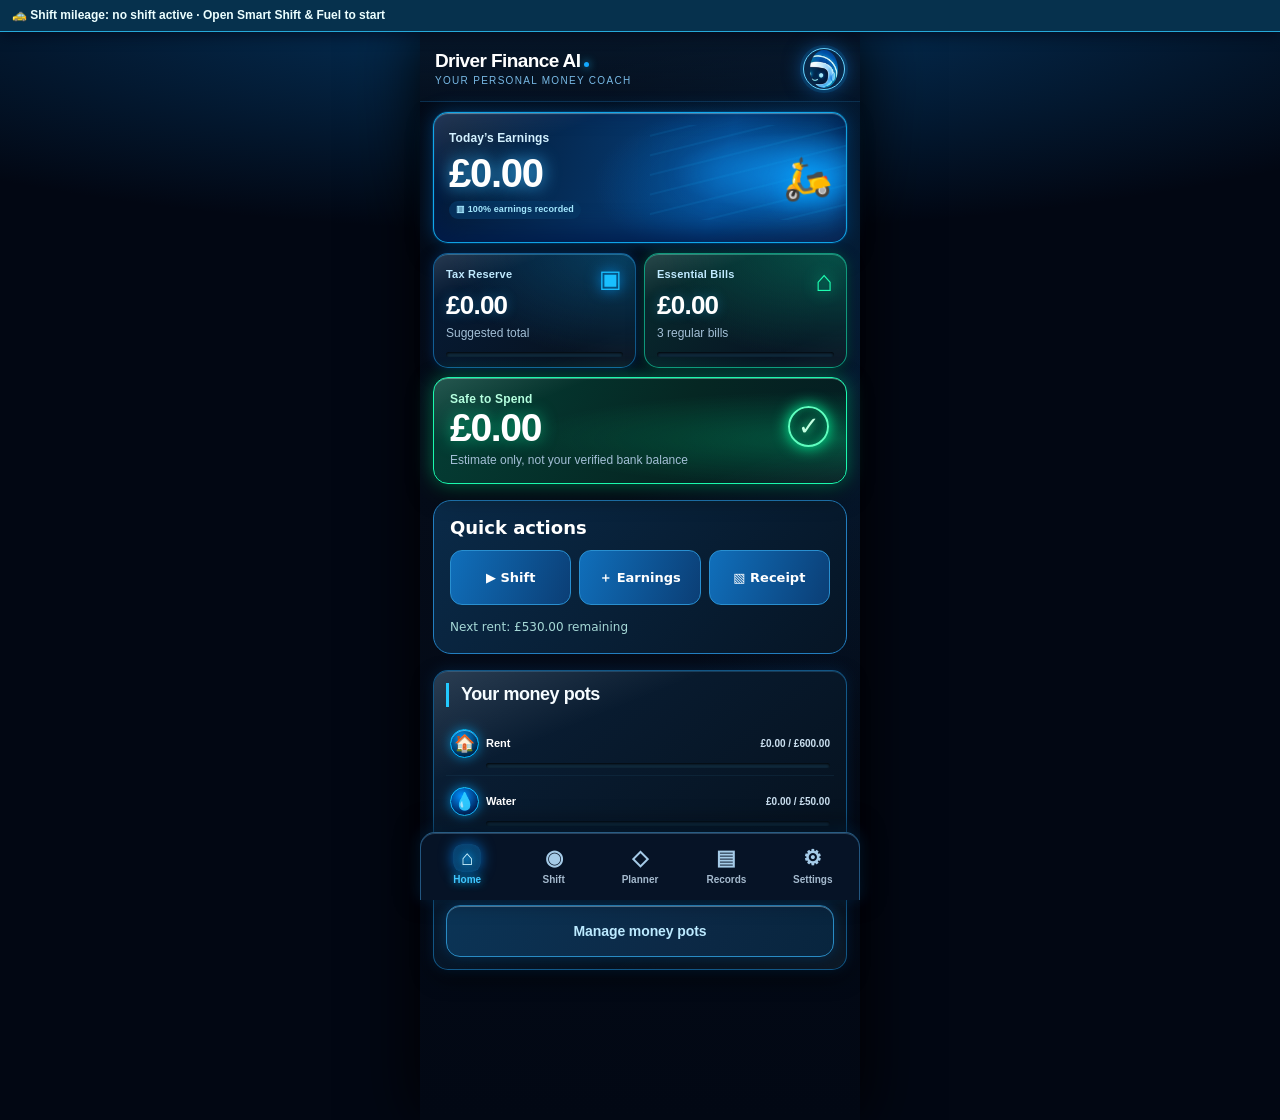
<file: index.html>
<!DOCTYPE html><html lang="en"><head><meta charset="UTF-8"><meta name="viewport" content="width=device-width, initial-scale=1,viewport-fit=cover"><title>Driver Finance AI — Prototype v3</title><meta name="theme-color" content="#071426"><meta name="apple-mobile-web-app-capable" content="yes"><meta name="apple-mobile-web-app-status-bar-style" content="black-translucent"><meta name="apple-mobile-web-app-title" content="Driver Finance"><link rel="manifest" href="./manifest.webmanifest"><link rel="icon" href="./app-icon.svg" type="image/svg+xml"><style>
:root{font-family:Inter,-apple-system,BlinkMacSystemFont,'Segoe UI',sans-serif;color:#14283e;background:#e9f1f8}*{box-sizing:border-box}body{margin:0;min-height:100vh}.shell{max-width:460px;min-height:100vh;margin:auto;background:#f5f9fe;box-shadow:0 12px 48px #0e497224;padding:0 0 96px}.header{background:linear-gradient(120deg,#1166b6,#14a4c4);color:white;padding:28px 23px 25px;border-radius:0 0 28px 28px}.top{display:flex;justify-content:space-between;align-items:center;gap:12px}.brand{font-weight:850;font-size:19px}.mutedhead{color:#d9f4ff;font-size:12px;margin-top:3px}.robot{background:linear-gradient(145deg,#b1f1ff,#fff);height:58px;width:58px;border-radius:50%;border:4px solid #ffffffaa;display:grid;place-items:center;box-shadow:0 5px 14px #00365540;color:#1277ad;font-size:29px;cursor:pointer}.hello{font-weight:800;font-size:26px;margin:24px 0 6px}.sub{font-size:14px;line-height:1.5;color:#e3f6ff}.body{padding:22px}.card{background:white;border:1px solid #e5edf5;border-radius:20px;padding:18px;margin-bottom:15px;box-shadow:0 4px 16px #194b7310}.row{display:flex;align-items:center;justify-content:space-between;gap:12px}.label{font-size:13px;color:#667a8f}.big{font-size:33px;font-weight:850;letter-spacing:-1.5px}.safe{color:#118f6e}.small{font-size:12px;color:#718397;line-height:1.55}.title{font-size:19px;font-weight:850;margin:5px 0 15px}.btn{cursor:pointer;border:0;background:#116ac5;color:white;border-radius:14px;padding:15px 16px;font:700 15px inherit;font-family:inherit;font-weight:750;width:100%;min-height:49px}.btn.secondary{background:#eaf4fe;color:#146aaa}.btn.green{background:#13a980}.btn.ghost{background:transparent;color:#1472ae;border:1px solid #c9deee}.btn:disabled{opacity:.45;cursor:not-allowed}.actions{display:grid;grid-template-columns:1fr 1fr;gap:10px}.action{border:1px solid #dfebf5;background:white;border-radius:18px;min-height:92px;padding:15px 10px;color:#23587c;font-size:14px;font-weight:750;cursor:pointer}.action span{display:block;font-size:28px;margin-bottom:7px}.action.wide{grid-column:span 2;min-height:65px;display:flex;align-items:center;justify-content:center;gap:12px}.action.wide span{margin:0}.pot{margin:13px 0}.potlabel{display:flex;justify-content:space-between;align-items:center;font-size:14px;font-weight:700;margin-bottom:8px}.track{height:9px;background:#e7eef6;border-radius:20px;overflow:hidden}.fill{height:100%;border-radius:20px}.hint{border-radius:13px;padding:12px 14px;background:#e8f3fc;color:#32627f;font-size:12px;line-height:1.5;margin:14px 0}.stephead{display:flex;gap:12px;align-items:center;margin-bottom:16px}.back{background:#e8f2fa;border:0;border-radius:12px;width:42px;height:42px;font-size:22px;color:#266b9e;cursor:pointer}.stage{font-weight:800;font-size:20px}.inputlabel{display:block;font-size:13px;font-weight:750;margin:15px 0 6px}.field{display:block;width:100%;border:1px solid #ccdeed;border-radius:12px;padding:13px;font-size:17px;color:#153c58;background:white}.preview{border:2px dashed #c7dcec;border-radius:16px;background:#f9fcff;display:grid;place-items:center;min-height:150px;padding:18px;overflow:hidden;text-align:center}.preview img{max-width:100%;max-height:230px;object-fit:contain}.line{border-top:1px solid #e5edf5;margin:16px 0}.alloc{display:flex;justify-content:space-between;align-items:center;margin:14px 0}.alloc small{display:block;color:#708398;margin-top:4px}.green{color:#0d9e77}.pill{font-size:11px;background:#d8f7e9;color:#167d5e;padding:5px 8px;border-radius:99px;font-weight:800}.nav{position:fixed;bottom:0;left:50%;transform:translateX(-50%);width:min(460px,100%);background:white;border-top:1px solid #e3edf7;display:flex;justify-content:space-around;padding:12px 5px max(14px,env(safe-area-inset-bottom));z-index:3}.nav button{background:none;border:0;color:#6f8294;font-size:12px;font-weight:700;cursor:pointer}.nav button.active{color:#086bc2}.nav span{display:block;font-size:22px;margin-bottom:4px}.hide{display:none!important}.note{font-size:12px;color:#70869a;line-height:1.6;margin-top:10px}.banner{border-radius:14px;background:#e6f8f0;color:#0f765c;padding:15px;font-weight:750;margin-bottom:15px}.billitem{padding:12px 0;border-bottom:1px solid #e9eff4}.billitem:last-child{border-bottom:0}.footer{margin-top:15px;color:#7b8fa2;font-size:11px;line-height:1.5}.robotToast{position:fixed;left:50%;transform:translateX(-50%);top:18px;width:min(420px,92vw);z-index:5;background:#164f80;color:white;border-radius:16px;padding:15px 17px;box-shadow:0 8px 30px #0003;font-size:14px;line-height:1.5}a{color:#0979c3}input[type=file]{display:none}.mini{font-size:12px;color:#6d8196}.divider{height:1px;background:#e8eff6;margin:16px 0}

/* Premium glass refresh — styling only; all saved finance data and calculations preserved. */
:root{color:#142b45;background:#e8f0f9;-webkit-font-smoothing:antialiased}
body{background:radial-gradient(ellipse at 12% 3%,#c9e7ff 0,transparent 40%),radial-gradient(ellipse at 92% 48%,#d8e5fb 0,transparent 48%),#eaf1f9}
.shell{background:linear-gradient(155deg,#f6faff 0%,#ebf3fb 56%,#e6f0f8 100%);box-shadow:0 22px 70px #103b6830;isolation:isolate}
.header{position:relative;overflow:hidden;background:linear-gradient(130deg,#102b62 0%,#175db3 50%,#10a2bb 100%);border-radius:0 0 34px 34px;box-shadow:0 14px 30px #174e9e2b;padding-top:max(28px,env(safe-area-inset-top))}
.header:before{content:"";position:absolute;width:250px;height:250px;border-radius:50%;right:-115px;top:-130px;background:radial-gradient(circle,#ffffff47 0%,#ffffff08 67%,transparent 70%);pointer-events:none}
.header:after{content:"";position:absolute;inset:0;background:linear-gradient(165deg,#ffffff19,transparent 46%);pointer-events:none}
.header>*{position:relative;z-index:1}
.brand{font-size:19px;font-weight:800;letter-spacing:-.35px}
.hello{font-size:29px;letter-spacing:-.8px;line-height:1.15}
.sub{color:#e8f5ff}
.body{padding:21px 18px}
.card,.safe-card,.earning-hero,.action{background:linear-gradient(145deg,#ffffffed,#f4faffc4);border:1px solid #ffffffed;box-shadow:0 8px 26px #2b62851a,inset 0 1px #ffffff;backdrop-filter:blur(18px) saturate(145%);-webkit-backdrop-filter:blur(18px) saturate(145%);border-radius:23px}
.card{padding:19px;margin-bottom:16px}
.earning-hero{padding:20px;margin-bottom:16px;box-shadow:0 10px 32px #286fa11d,inset 0 1px #fff}
.safe-card{padding:20px;margin-bottom:16px;background:linear-gradient(125deg,#e9fff5ed,#f6fffeeb);border-color:#e1fff3;box-shadow:0 9px 26px #12896314,inset 0 1px white}
.summary-pair .card{min-width:0}
.big{letter-spacing:-1.15px;font-weight:800;font-variant-numeric:tabular-nums}
.label{font-size:12px;letter-spacing:.2px;color:#627c93;font-weight:650}
.title{letter-spacing:-.4px;font-weight:800}
.action{min-height:94px;color:#174c79;font-weight:750;box-shadow:0 8px 22px #225f8b12,inset 0 1px #fff;transition:transform .16s,box-shadow .16s}
.action span{color:#197ac6}
.action:active,.btn:active{transform:scale(.975)}
.btn{background:linear-gradient(125deg,#1967c0,#168cc6);box-shadow:0 7px 16px #1a72b72c;border:1px solid #ffffff4d;border-radius:15px;transition:transform .16s}
.btn.secondary{background:linear-gradient(120deg,#ffffffd9,#e1f1ff);border:1px solid #fff;box-shadow:0 5px 15px #2e7ab112}
.btn.green{background:linear-gradient(120deg,#119c77,#19bf98)}
.btn.ghost{box-shadow:none}
.field{border:1px solid #d0e0ee;border-radius:14px;background:#ffffffdc;box-shadow:inset 0 1px 3px #173a6010}
.field:focus{outline:2px solid #7bc0ed;outline-offset:1px}
.hint{background:#e3f2ffad;border:1px solid #ffffffdd;color:#315e80}
.track{background:#dceaf5;height:9px}
.nav{background:#f8fbfff0;border-top:1px solid #ffffffed;box-shadow:0 -7px 28px #154d781a;backdrop-filter:blur(24px);-webkit-backdrop-filter:blur(24px);border-radius:20px 20px 0 0}
.nav button.active{color:#126bc1}
.pill{background:#dff9eb}
@media(prefers-reduced-motion:reduce){.action,.btn{transition:none}}
</style><style>
.header{background:linear-gradient(130deg,#06428f,#087fba 68%,#159fc6);padding:28px 20px 22px}.brand{font-size:22px}.mutedhead{font-size:13px}.hello{font-size:20px;margin:20px 0 4px}.sub{font-size:13px}.robot{background:linear-gradient(135deg,#defdff,#65c6eb);height:65px;width:65px;border:3px solid #aaf1ff;font-size:0;position:relative}.robot:before{content:"";width:44px;height:36px;border-radius:19px;background:#12294b;border:4px solid white;box-shadow:0 2px 9px #14364e55;display:block}.robot:after{content:"• ᴗ •";position:absolute;font-size:16px;color:#72f4fb;white-space:nowrap;top:17px;left:10px}.body{padding:16px}.card{border-radius:22px}.earning-hero{background:linear-gradient(115deg,#0879cd,#08428d);border-radius:22px;padding:18px;color:white;margin-bottom:13px}.earning-hero small{font-size:15px;font-weight:750}.earning-hero .big{font-size:38px;color:white;margin-top:6px}.summary-pair{display:grid;grid-template-columns:1fr 1fr;gap:10px;margin-bottom:12px}.summary-pair .card{margin:0;padding:14px}.summary-pair .big{font-size:24px;margin-top:9px}.summary-pair .label{font-size:14px;color:#244358;font-weight:800}.safe-card{background:linear-gradient(110deg,#dcffed,#a4efc7);border:1px solid #cdf8e0;border-radius:22px;padding:18px;margin-bottom:14px}.safe-card .big{font-size:36px;color:#063c26}.safe-card .label{color:#0d5336;font-size:16px;font-weight:800}.actions{grid-template-columns:repeat(3,1fr);gap:8px}.action,.action.wide{grid-column:auto;min-height:100px;display:block;padding:12px 5px;font-size:12px;background:linear-gradient(140deg,#e5f5ff,#b1dffb);border:1px solid #cde7f8}.action.wide{display:block}.action.wide span{margin-bottom:7px}.action:last-child{background:linear-gradient(140deg,#e4faec,#b6edcf)}.nav{border-radius:23px 23px 0 0}.note{font-size:12px}
</style><style>
:root{font-family:-apple-system,BlinkMacSystemFont,"Segoe UI",sans-serif}
.shell{background:#f0f8fd;max-width:440px}.header{background:linear-gradient(145deg,#064392 0%,#0869bd 70%,#14a5c0 100%);padding:27px 19px 17px;border-radius:0 0 20px 20px}.top{min-height:68px}.brand{font-size:20px;letter-spacing:-.6px}.mutedhead{font-size:12px}.robot{overflow:hidden;border:2px solid #b8edfc;background:#b5eaf9;box-shadow:0 0 0 5px #c4eeff37;height:64px;width:64px;position:relative}.robot:before,.robot:after{display:none}.robot img{width:100%;height:100%;object-fit:cover;border-radius:50%;display:block}.hello{background:linear-gradient(105deg,#eff8ff,#dbffed);border:1px solid white;color:#0a2b49;border-radius:16px;padding:14px 15px 0;font-size:22px;margin:13px 0 0;box-shadow:0 4px 12px #0048882b}.sub{background:linear-gradient(105deg,#eff8ff,#dbffed);color:#284a5e;border:1px solid white;border-top:0;border-radius:0 0 16px 16px;padding:2px 15px 15px;font-size:13px;margin:0;line-height:1.5}.header .hello{border-radius:16px 16px 0 0;border-bottom:0}.body{padding:18px 17px}.earning-hero{background:linear-gradient(125deg,#0c81d2,#074392);border:1px solid #1c7ac5;border-radius:20px;box-shadow:0 6px 16px #07549b24;padding:22px}.earning-hero small{font-size:15px}.earning-hero .big{font-size:42px}.summary-pair .card{box-shadow:0 5px 15px #0b528613;padding:16px 14px}.summary-pair .label{font-size:14px;line-height:1.4}.summary-pair .big{font-size:27px;letter-spacing:-1px}.safe-card{box-shadow:0 6px 14px #11a0731c;padding:18px 19px}.safe-card .label{font-size:17px}.safe-card .big{font-size:40px}.action{box-shadow:0 3px 12px #085d8c15;min-height:99px;border-radius:18px;font-size:12px;color:#144977;font-weight:800;line-height:1.25}.action span{background:#ffffffb0;border-radius:50%;height:38px;width:38px;margin:0 auto 12px;display:grid;place-items:center;font-size:25px;color:#0872c1}.action:last-child span{color:#0c9158}.nav{border-radius:17px 17px 0 0;box-shadow:0 -2px 12px #0b427515}.nav span{color:#1669a8}.footer{font-size:10px}.btn{font-size:15px}
</style><link rel="stylesheet" href="./midnight-performance.css?v=20261113c"></head><body><main class="shell"><div id="header" class="header"><div class="top"><div><div class="brand">Driver Finance AI</div><div class="mutedhead">Your personal money coach</div></div><button class="robot" onclick="robot()" aria-label="Ask money coach"><img alt="Smiling AI coach" src="[data-uri]"></button></div><div class="hello" id="greeting">Good morning!</div><div class="sub" id="headsub">Your bills and tax, made simple.</div></div><div class="body" id="view"><div class="earning-hero"><small>Today’s Earnings</small><div class="big">£0.00</div></div><div class="summary-pair"><div class="card"><div class="label">Tax Reserve</div><div class="big">£0.00</div><div class="small">Suggested allocation</div></div><div class="card"><div class="label">Essential Bills</div><div class="big">£0.00</div><div class="small">Monthly progress</div></div></div><div class="safe-card"><div class="label">Safe to Spend</div><div class="big">£0.00</div></div><div class="actions"><button class="action" onclick="show('review')"><span>＋</span>Add Earnings</button><button class="action" onclick="show('records')"><span>▤</span>View Records</button><button class="action wide" onclick="show('records')"><span>▥</span>Accountant Pack</button></div><p class="footer">This file preview may disable interactive features. Open as a hosted website for full testing.</p></div><div class="nav"><button id="navhome" class="active" onclick="show('home')"><span>⌂</span>Home</button><button id="navpots" onclick="show('pots')"><span>◉</span>Money Pots</button><button id="navrecords" onclick="show('records')"><span>▤</span>Records</button><button id="navsettings" onclick="show('settings')"><span>⚙</span>Settings</button></div></main><div id="toast" class="robotToast hide"></div><script>
const KEY='driver-finance-ai-demo-v4';const blank=()=>({earnings:[],bills:[{id:1,name:'Rent',amount:600,day:5,saved:0},{id:2,name:'Water',amount:50,day:5,saved:0},{id:3,name:'Gas',amount:100,day:5,saved:0}],taxPercent:25,taxConfirmed:0,billsConfirmed:0,workConfirmed:0,spendingConfirmed:0});let data;try{data=JSON.parse(localStorage.getItem(KEY))||blank()}catch(e){data=blank()}let step='home',candidate={},toastTimer;const money=n=>'£'+Number(n||0).toFixed(2),esc=s=>String(s??'').replace(/[&<>"']/g,c=>({'&':'&amp;','<':'&lt;','>':'&gt;','"':'&quot;',"'":'&#39;'}[c]));function save(){try{localStorage.setItem(KEY,JSON.stringify(data))}catch(e){flash('This browser cannot save locally. Export your records before closing.')}}function flash(t){const el=document.getElementById('toast');el.textContent=t;el.classList.remove('hide');clearTimeout(toastTimer);toastTimer=setTimeout(()=>el.classList.add('hide'),4800)}function robot(){flash('Hi, boss! Start with Add Earnings. I’ll help you check the amount and organise your money. My full voice coaching comes in a later version.')}function total(){return data.earnings.reduce((a,r)=>a+r.amount,0)}function estimated(){return data.earnings.reduce((a,r)=>a+r.tax,0)}function intendedBills(){return data.earnings.reduce((a,r)=>a+r.bills,0)}function spending(){return data.earnings.reduce((a,r)=>a+r.spend,0)}function changeHeader(title='Good morning!',sub='Your bills and tax, made simple.'){document.getElementById('greeting').textContent=title;document.getElementById('headsub').textContent=sub}function setNav(name){for(let n of ['home','pots','records','settings'])document.getElementById('nav'+n).classList.toggle('active',n===name)}function show(name){step=name;setNav(name);const v=document.getElementById('view');if(name==='home'){changeHeader('Good morning!','Your bills and tax overview is ready.');v.innerHTML=`<div class="earning-hero"><div class="row"><div><small>Today’s Earnings</small><div class="big">${money(data.earnings.filter(r=>r.date===new Date().toLocaleDateString('en-CA')).reduce((a,r)=>a+r.amount,0))}</div></div><div style="font-size:40px">🛵</div></div></div><div class="summary-pair"><div class="card"><div class="label">Tax Reserve</div><div class="big">${money(estimated())}</div><div class="small">Suggested total</div><div class="track" style="margin-top:9px"><div class="fill" style="width:${Math.min(100,estimated()?data.taxConfirmed/estimated()*100:0)}%;background:#17b26a"></div></div></div><div class="card"><div class="label">Essential Bills</div><div class="big">${money(intendedBills())}</div><div class="small">${data.bills.length} regular bills</div><div class="track" style="margin-top:9px"><div class="fill" style="width:${Math.min(100,data.bills.reduce((a,b)=>a+b.amount,0)?intendedBills()/data.bills.reduce((a,b)=>a+b.amount,0)*100:0)}%;background:#17b26a"></div></div></div></div><div class="safe-card"><div class="label">Safe to Spend</div><div class="big">${money(spending())}</div><div class="small">Estimate only, not your verified bank balance</div></div><div class="actions"><button class="action" onclick="show('review')"><span>＋</span>Add Earnings</button><button class="action" onclick="show('records')"><span>▤</span>View Records</button><button class="action wide" onclick="show('records')"><span>▥</span>Accountant Pack</button></div><div class="card" style="margin-top:16px"><div class="title">Your money pots</div>${data.bills.map(b=>`<div class="pot"><div class="potlabel"><span>${/rent|house|home|mortgage/i.test(b.name)?'<span class="pot-symbol house">🏠</span>':/water/i.test(b.name)?'<span class="pot-symbol water">💧</span>':/gas|heat|electric/i.test(b.name)?'<span class="pot-symbol gas">🔥</span>':'<span class="pot-symbol">◈</span>'} ${esc(b.name)}</span><span>${money(b.saved)} / ${money(b.amount)}</span></div><div class="track"><div class="fill" style="width:${Math.min(100,b.amount?b.saved/b.amount*100:0)}%;background:#17b26a"></div></div></div>`).join('')}<button class="btn secondary" onclick="show('pots')">Manage money pots</button></div><div class="footer">Enter your earnings manually. Accountant ZIP is not available yet. Your records stay on this device.</div>`}else if(name==='review'){changeHeader('Add earnings','Step 1 of 3 • Enter your earnings');v.innerHTML=`<div class="stephead"><button class="back" onclick="show('review')">‹</button><span class="stage">Enter your earnings</span></div><div class="card"><label class="inputlabel" for="platform">Delivery platform</label><select id="platform" class="field"><option>Uber Eats</option><option>Deliveroo</option><option>Just Eat</option><option>Other</option></select><label class="inputlabel" for="date">Earnings date</label><input class="field" id="date" type="date" value="${new Date().toLocaleDateString('en-CA')}"><label class="inputlabel" for="amount">Earnings amount (£)</label><input class="field" id="amount" type="number" min="0.01" step="0.01" placeholder="e.g. 124.00"><div class="hint">Enter the amount earned for this period, not a duplicate payout already recorded. Check platform fees and the reporting period before confirming.</div><button class="btn" onclick="goAllocate()">Calculate money pots →</button></div>`}else if(name==='allocate'){changeHeader('Smart Money Pots','Step 2 of 3 • Review suggestions');let a=candidate;v.innerHTML=`<div class="stephead"><button class="back" onclick="show('review')">‹</button><span class="stage">Review allocation</span></div><div class="card"><div class="label">Earnings to organise</div><div class="big">${money(a.amount)}</div><div class="line"></div><div class="alloc"><div>🛡️ <b>Estimated tax reserve</b><small>${data.taxPercent}% planning rate</small></div><b>${money(a.tax)}</b></div><div class="alloc"><div>🏠 <b>Essential bills</b><small>Suggested contribution</small></div><b>${money(a.bills)}</b></div><div class="alloc"><div>🚗 <b>Work expenses</b><small>Tracked separately for now</small></div><b>${money(a.work)}</b></div><div class="line"></div><div class="alloc"><div>💚 <b>Suggested available to spend</b></div><b class="green">${money(a.spend)}</b></div><div class="hint">A planning estimate only. Tax depends on taxable profit, other income, allowances and accounting method. Nothing has been physically transferred or saved.</div><button class="btn green" onclick="confirmEarning()">Confirm & save earnings</button></div>`}else if(name==='done'){changeHeader('Nice work!','Step 3 of 3 • Entry recorded');v.innerHTML=`<div class="card" style="text-align:center;padding:34px 18px"><div style="font-size:58px">✅</div><div class="title">Earnings recorded!</div><div class="big">${money(candidate.amount)}</div><p class="small">Your entry and suggested allocations have been added to the dashboard.</p><button class="btn" onclick="show('home')">Back to Dashboard</button></div><div class="hint">Remember: suggested allocations are not bank transfers. Confirm actual reserved balances in Money Pots.</div>`}else if(name==='pots'){changeHeader('Money Pots','Track what is planned versus actually set aside');v.innerHTML=`<div class="card"><div class="title">Suggested reserves</div><div class="alloc"><span>Estimated tax</span><b>${money(estimated())}</b></div><div class="alloc"><span>Essential bills</span><b>${money(intendedBills())}</b></div><div class="line"></div><div class="title">Actually set aside</div><label class="inputlabel">Tax savings confirmed (£)</label><input id="taxactual" class="field" type="number" min="0" step="0.01" value="${data.taxConfirmed}"><button class="btn secondary" style="margin-top:10px" onclick="data.taxConfirmed=Math.max(0,Number(document.getElementById('taxactual').value)||0);save();flash('Tax balance updated from your confirmation.')">Update confirmed tax balance</button></div><div class="card"><div class="title">Bills & due dates</div>${data.bills.map(b=>`<div class="billitem"><div class="row"><b>${esc(b.name)}</b><b>${money(b.amount)}</b></div><div class="mini">Due on the ${b.day}${b.day===1?'st':b.day===2?'nd':b.day===3?'rd':'th'} of each month</div><div class="mini">Confirmed reserved: ${money(b.saved)} · Remaining: ${money(Math.max(0,b.amount-b.saved))}</div><div class="track" style="margin:8px 0"><div class="fill" style="width:${Math.min(100,b.amount?b.saved/b.amount*100:0)}%;background:#12aa85"></div></div><button class="btn secondary" onclick="editBill(${b.id})" style="padding:9px;min-height:35px">Update this bill</button></div>`).join('')}<button class="btn ghost" onclick="addBill()" style="margin-top:14px">+ Add a bill</button></div>`}else if(name==='records'){changeHeader('Your records','Confirmed earnings history');v.innerHTML=`<div class="card"><div class="title">Earnings history</div>${data.earnings.length?data.earnings.slice().reverse().map(r=>`<div class="billitem"><div class="row"><div><b>${esc(r.platform)}</b><div class="mini">${esc(r.date)}</div></div><b>${money(r.amount)}</b></div><div class="mini">Suggested tax ${money(r.tax)} • Bills ${money(r.bills)} • Spend ${money(r.spend)}</div></div>`).join(''):'<p class="small">No earnings entered yet. Add your first screenshot from Home.</p>'}<button class="btn secondary" onclick="exportCsv()" style="margin-top:15px">Export earnings CSV</button></div><div class="hint">Receipt scanning and accountant ZIP export are planned for the next development stage.</div>`}else if(name==='settings'){changeHeader('Settings','Your planning preferences');v.innerHTML=`<div class="card"><div class="title">Tax planning estimate</div><label class="inputlabel">Reserve percentage</label><input class="field" id="taxrate" type="number" min="0" max="80" step="1" value="${data.taxPercent}"><div class="hint">This percentage is a configurable budgeting assumption, not a personalised tax calculation or tax advice.</div><button class="btn" onclick="updateRate()">Save planning rate</button></div><div class="card"><div class="title">Your data</div><p class="small">The demo saves records only in this browser on this device. Clearing browser data can delete them. It is not suitable as your sole accounting record.</p><button class="btn secondary" onclick="exportCsv()">Download earnings CSV</button><button class="btn ghost" style="margin-top:10px" onclick="resetDemo()">Reset demo data</button></div>`} }
function goAllocate(){let amount=Number(document.getElementById('amount').value),date=document.getElementById('date').value,platform=document.getElementById('platform').value;if(!(amount>0)||!Number.isFinite(amount)||!date){flash('Enter a valid date and a positive earnings amount.');return}if(data.earnings.some(r=>r.platform===platform&&r.date===date&&Math.abs(r.amount-amount)<.01)){flash('Possible duplicate: this platform, date, and amount are already recorded.');return}let tax=Math.round(amount*data.taxPercent)/100;let billNeed=data.bills.reduce((a,b)=>a+Math.max(0,b.amount-b.saved),0);let bills=Math.min(amount-tax,Math.max(0,Math.round((amount-tax)*.55*100)/100),billNeed);candidate={amount,date,platform,tax,bills,work:0,spend:Math.round((amount-tax-bills)*100)/100};show('allocate')}function confirmEarning(){data.earnings.push({...candidate,id:Date.now()});save();show('done')}function updateRate(){const p=Number(document.getElementById('taxrate').value);if(!Number.isFinite(p)||p<0||p>80){flash('Choose a rate between 0 and 80%.');return}data.taxPercent=p;save();flash('Tax planning rate saved. Existing records remain unchanged.')}function editBill(id){const b=data.bills.find(x=>x.id===id);if(!b)return;let a=prompt('Monthly bill amount (£)',b.amount);if(a===null)return;let amt=Number(a);if(!Number.isFinite(amt)||amt<0){flash('Invalid amount');return}let d=prompt('Day of month (1–28)',b.day);if(d===null)return;let day=Number(d);if(!Number.isInteger(day)||day<1||day>28){flash('Use a day from 1 to 28');return}let s=prompt('How much have you ACTUALLY set aside (£)?',b.saved);if(s===null)return;let saved=Number(s);if(!Number.isFinite(saved)||saved<0){flash('Invalid saved amount');return}Object.assign(b,{amount:amt,day,saved});save();show('pots')}function addBill(){const name=prompt('Bill name (e.g. Council tax)');if(!name?.trim())return;let amount=Number(prompt('Monthly amount (£)','50'));let day=Number(prompt('Day of month (1–28)','5'));if(!Number.isFinite(amount)||amount<0||!Number.isInteger(day)||day<1||day>28){flash('Enter a valid amount and day (1–28)');return}data.bills.push({id:Date.now(),name:name.trim(),amount,day,saved:0});save();show('pots')}function exportCsv(){const heads=['Date','Platform','Earnings GBP','Suggested Tax GBP','Suggested Bills GBP','Suggested Work GBP','Suggested Spend GBP'];const rows=data.earnings.map(r=>[r.date,r.platform,r.amount,r.tax,r.bills,r.work,r.spend]);const csv=[heads,...rows].map(r=>r.map(c=>'"'+String(c).replace(/"/g,'""')+'"').join(',')).join('\r\n');const blob=new Blob([csv],{type:'text/csv;charset=utf-8;'}),url=URL.createObjectURL(blob),a=document.createElement('a');a.href=url;a.download='driver-finance-ai-earnings.csv';a.click();setTimeout(()=>URL.revokeObjectURL(url),1000)}function resetDemo(){if(confirm('Delete all records and reset this demo?')){data=blank();save();show('home')}}try{show('home')}catch(e){document.getElementById('view').insertAdjacentHTML('afterbegin','<div class="hint">Some interactive features are unavailable in this file viewer. Please open in Safari.</div>')}
</script><script src="./smart-shift.js?v=5"></script><script src="./smart-money.js?v=4"></script><script src="./receipts.js?v=2"></script><script src="./receipt-ai.js?v=1"></script><script src="./layout.js?v=2"></script><script>if('serviceWorker' in navigator){window.addEventListener('load',function(){navigator.serviceWorker.register('./service-worker.js').catch(function(){})})}</script><script>
/* Safe PWA update checks: never clear local storage or delete records. */
(function(){
  if (!('serviceWorker' in navigator)) return;
  let reloadRequested=false, refreshing=false;
  const showUpdate=function(reg){
    if(document.getElementById('dfa-update-notice'))return;
    const bar=document.createElement('div');
    bar.id='dfa-update-notice';
    bar.setAttribute('role','status');
    bar.style.cssText='position:fixed;z-index:99999;bottom:calc(85px + env(safe-area-inset-bottom));left:50%;transform:translateX(-50%);width:min(420px,94vw);padding:12px 14px;border:1px solid #29b8fb;border-radius:16px;background:#08223f;color:#fff;box-shadow:0 6px 24px #0008;display:flex;align-items:center;gap:12px;font:600 13px system-ui';
    const label=document.createElement('span');label.textContent='New version available. Your saved records will stay on this device.';label.style.flex='1';
    const button=document.createElement('button');button.textContent='Update';button.type='button';button.style.cssText='border:0;border-radius:10px;background:#098deb;color:white;font:700 14px system-ui;padding:11px;cursor:pointer';
    button.addEventListener('click',function(){
      reloadRequested=true;
      button.disabled=true;button.textContent='Updating…';
      if(reg.waiting){reg.waiting.postMessage({type:'SKIP_WAITING'});}
      else if(reg.active){location.reload();}
    });
    bar.append(label,button);document.body.appendChild(bar);
  };
  navigator.serviceWorker.addEventListener('controllerchange',function(){
    if(reloadRequested&&!refreshing){refreshing=true;location.reload();}
  });
  window.addEventListener('load',function(){
    navigator.serviceWorker.ready.then(function(reg){
      if(reg.waiting)showUpdate(reg);
      reg.addEventListener('updatefound',function(){
        const worker=reg.installing;
        if(worker)worker.addEventListener('statechange',function(){
          if(worker.state==='installed'&&navigator.serviceWorker.controller)showUpdate(reg);
        });
      });
      const check=function(){if(navigator.onLine)reg.update().catch(function(){});};
      check();
      document.addEventListener('visibilitychange',function(){if(!document.hidden)check();});
      window.addEventListener('pageshow',check);
    }).catch(function(){});
  });
})();
</script></body></html>
</file>
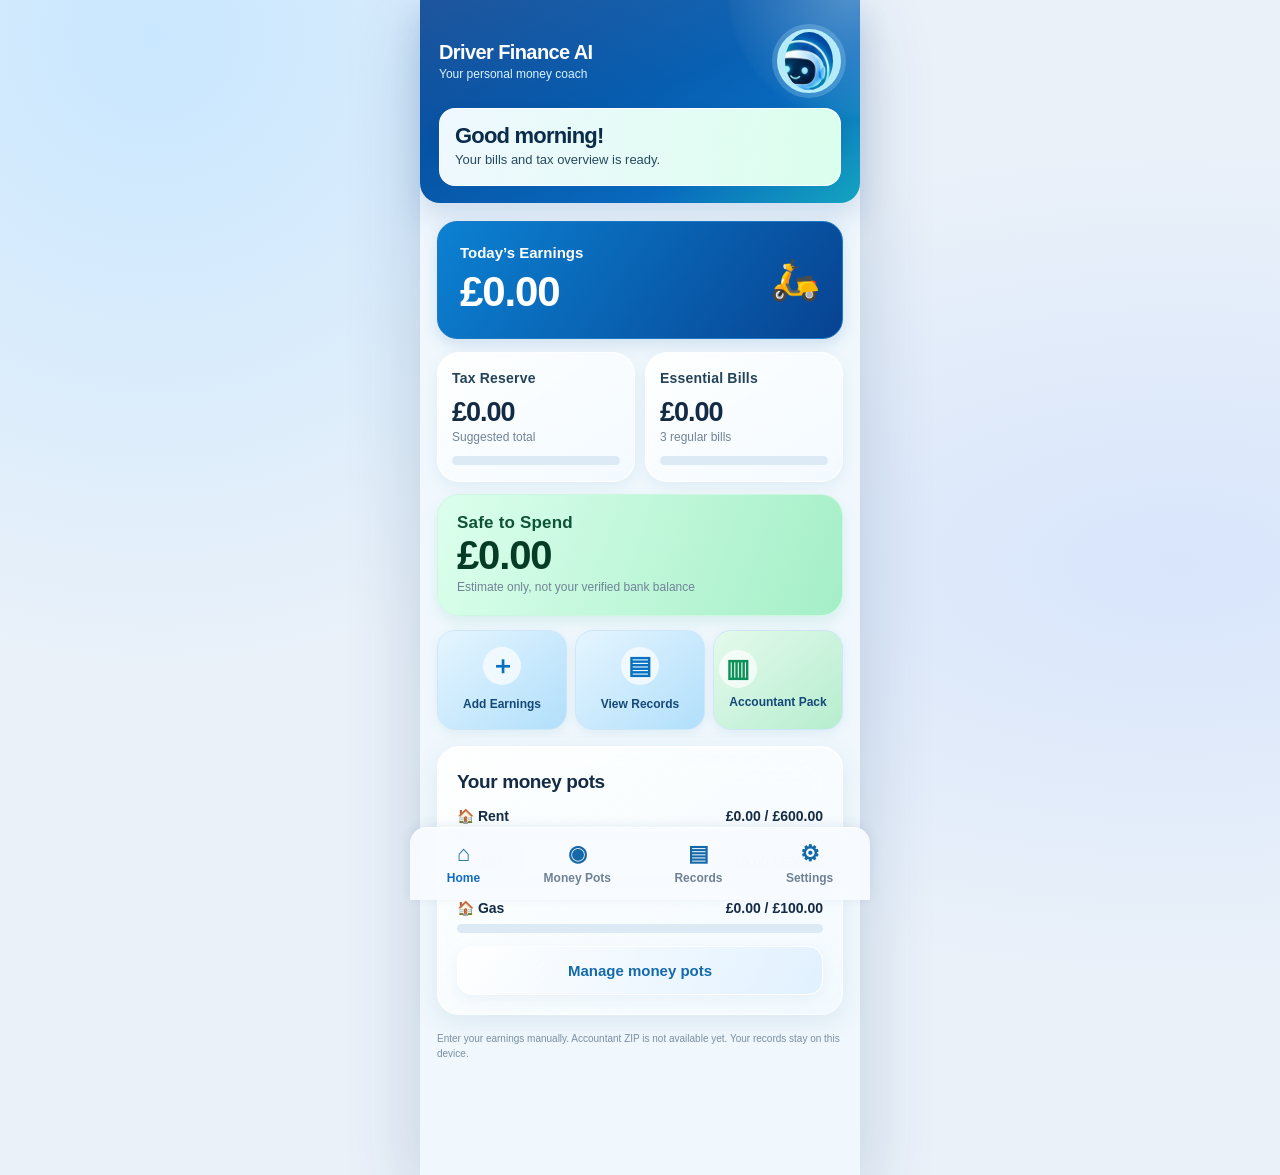
<file: backups/index-before-midnight-2026-11-13.html>
<!DOCTYPE html><html lang="en"><head><meta charset="UTF-8"><meta name="viewport" content="width=device-width, initial-scale=1,viewport-fit=cover"><title>Driver Finance AI — Prototype v3</title><meta name="theme-color" content="#064392"><meta name="apple-mobile-web-app-capable" content="yes"><meta name="apple-mobile-web-app-status-bar-style" content="default"><meta name="apple-mobile-web-app-title" content="Driver Finance"><link rel="manifest" href="./manifest.webmanifest"><link rel="icon" href="./app-icon.svg" type="image/svg+xml"><style>
:root{font-family:Inter,-apple-system,BlinkMacSystemFont,'Segoe UI',sans-serif;color:#14283e;background:#e9f1f8}*{box-sizing:border-box}body{margin:0;min-height:100vh}.shell{max-width:460px;min-height:100vh;margin:auto;background:#f5f9fe;box-shadow:0 12px 48px #0e497224;padding:0 0 96px}.header{background:linear-gradient(120deg,#1166b6,#14a4c4);color:white;padding:28px 23px 25px;border-radius:0 0 28px 28px}.top{display:flex;justify-content:space-between;align-items:center;gap:12px}.brand{font-weight:850;font-size:19px}.mutedhead{color:#d9f4ff;font-size:12px;margin-top:3px}.robot{background:linear-gradient(145deg,#b1f1ff,#fff);height:58px;width:58px;border-radius:50%;border:4px solid #ffffffaa;display:grid;place-items:center;box-shadow:0 5px 14px #00365540;color:#1277ad;font-size:29px;cursor:pointer}.hello{font-weight:800;font-size:26px;margin:24px 0 6px}.sub{font-size:14px;line-height:1.5;color:#e3f6ff}.body{padding:22px}.card{background:white;border:1px solid #e5edf5;border-radius:20px;padding:18px;margin-bottom:15px;box-shadow:0 4px 16px #194b7310}.row{display:flex;align-items:center;justify-content:space-between;gap:12px}.label{font-size:13px;color:#667a8f}.big{font-size:33px;font-weight:850;letter-spacing:-1.5px}.safe{color:#118f6e}.small{font-size:12px;color:#718397;line-height:1.55}.title{font-size:19px;font-weight:850;margin:5px 0 15px}.btn{cursor:pointer;border:0;background:#116ac5;color:white;border-radius:14px;padding:15px 16px;font:700 15px inherit;font-family:inherit;font-weight:750;width:100%;min-height:49px}.btn.secondary{background:#eaf4fe;color:#146aaa}.btn.green{background:#13a980}.btn.ghost{background:transparent;color:#1472ae;border:1px solid #c9deee}.btn:disabled{opacity:.45;cursor:not-allowed}.actions{display:grid;grid-template-columns:1fr 1fr;gap:10px}.action{border:1px solid #dfebf5;background:white;border-radius:18px;min-height:92px;padding:15px 10px;color:#23587c;font-size:14px;font-weight:750;cursor:pointer}.action span{display:block;font-size:28px;margin-bottom:7px}.action.wide{grid-column:span 2;min-height:65px;display:flex;align-items:center;justify-content:center;gap:12px}.action.wide span{margin:0}.pot{margin:13px 0}.potlabel{display:flex;justify-content:space-between;align-items:center;font-size:14px;font-weight:700;margin-bottom:8px}.track{height:9px;background:#e7eef6;border-radius:20px;overflow:hidden}.fill{height:100%;border-radius:20px}.hint{border-radius:13px;padding:12px 14px;background:#e8f3fc;color:#32627f;font-size:12px;line-height:1.5;margin:14px 0}.stephead{display:flex;gap:12px;align-items:center;margin-bottom:16px}.back{background:#e8f2fa;border:0;border-radius:12px;width:42px;height:42px;font-size:22px;color:#266b9e;cursor:pointer}.stage{font-weight:800;font-size:20px}.inputlabel{display:block;font-size:13px;font-weight:750;margin:15px 0 6px}.field{display:block;width:100%;border:1px solid #ccdeed;border-radius:12px;padding:13px;font-size:17px;color:#153c58;background:white}.preview{border:2px dashed #c7dcec;border-radius:16px;background:#f9fcff;display:grid;place-items:center;min-height:150px;padding:18px;overflow:hidden;text-align:center}.preview img{max-width:100%;max-height:230px;object-fit:contain}.line{border-top:1px solid #e5edf5;margin:16px 0}.alloc{display:flex;justify-content:space-between;align-items:center;margin:14px 0}.alloc small{display:block;color:#708398;margin-top:4px}.green{color:#0d9e77}.pill{font-size:11px;background:#d8f7e9;color:#167d5e;padding:5px 8px;border-radius:99px;font-weight:800}.nav{position:fixed;bottom:0;left:50%;transform:translateX(-50%);width:min(460px,100%);background:white;border-top:1px solid #e3edf7;display:flex;justify-content:space-around;padding:12px 5px max(14px,env(safe-area-inset-bottom));z-index:3}.nav button{background:none;border:0;color:#6f8294;font-size:12px;font-weight:700;cursor:pointer}.nav button.active{color:#086bc2}.nav span{display:block;font-size:22px;margin-bottom:4px}.hide{display:none!important}.note{font-size:12px;color:#70869a;line-height:1.6;margin-top:10px}.banner{border-radius:14px;background:#e6f8f0;color:#0f765c;padding:15px;font-weight:750;margin-bottom:15px}.billitem{padding:12px 0;border-bottom:1px solid #e9eff4}.billitem:last-child{border-bottom:0}.footer{margin-top:15px;color:#7b8fa2;font-size:11px;line-height:1.5}.robotToast{position:fixed;left:50%;transform:translateX(-50%);top:18px;width:min(420px,92vw);z-index:5;background:#164f80;color:white;border-radius:16px;padding:15px 17px;box-shadow:0 8px 30px #0003;font-size:14px;line-height:1.5}a{color:#0979c3}input[type=file]{display:none}.mini{font-size:12px;color:#6d8196}.divider{height:1px;background:#e8eff6;margin:16px 0}

/* Premium glass refresh — styling only; all saved finance data and calculations preserved. */
:root{color:#142b45;background:#e8f0f9;-webkit-font-smoothing:antialiased}
body{background:radial-gradient(ellipse at 12% 3%,#c9e7ff 0,transparent 40%),radial-gradient(ellipse at 92% 48%,#d8e5fb 0,transparent 48%),#eaf1f9}
.shell{background:linear-gradient(155deg,#f6faff 0%,#ebf3fb 56%,#e6f0f8 100%);box-shadow:0 22px 70px #103b6830;isolation:isolate}
.header{position:relative;overflow:hidden;background:linear-gradient(130deg,#102b62 0%,#175db3 50%,#10a2bb 100%);border-radius:0 0 34px 34px;box-shadow:0 14px 30px #174e9e2b;padding-top:max(28px,env(safe-area-inset-top))}
.header:before{content:"";position:absolute;width:250px;height:250px;border-radius:50%;right:-115px;top:-130px;background:radial-gradient(circle,#ffffff47 0%,#ffffff08 67%,transparent 70%);pointer-events:none}
.header:after{content:"";position:absolute;inset:0;background:linear-gradient(165deg,#ffffff19,transparent 46%);pointer-events:none}
.header>*{position:relative;z-index:1}
.brand{font-size:19px;font-weight:800;letter-spacing:-.35px}
.hello{font-size:29px;letter-spacing:-.8px;line-height:1.15}
.sub{color:#e8f5ff}
.body{padding:21px 18px}
.card,.safe-card,.earning-hero,.action{background:linear-gradient(145deg,#ffffffed,#f4faffc4);border:1px solid #ffffffed;box-shadow:0 8px 26px #2b62851a,inset 0 1px #ffffff;backdrop-filter:blur(18px) saturate(145%);-webkit-backdrop-filter:blur(18px) saturate(145%);border-radius:23px}
.card{padding:19px;margin-bottom:16px}
.earning-hero{padding:20px;margin-bottom:16px;box-shadow:0 10px 32px #286fa11d,inset 0 1px #fff}
.safe-card{padding:20px;margin-bottom:16px;background:linear-gradient(125deg,#e9fff5ed,#f6fffeeb);border-color:#e1fff3;box-shadow:0 9px 26px #12896314,inset 0 1px white}
.summary-pair .card{min-width:0}
.big{letter-spacing:-1.15px;font-weight:800;font-variant-numeric:tabular-nums}
.label{font-size:12px;letter-spacing:.2px;color:#627c93;font-weight:650}
.title{letter-spacing:-.4px;font-weight:800}
.action{min-height:94px;color:#174c79;font-weight:750;box-shadow:0 8px 22px #225f8b12,inset 0 1px #fff;transition:transform .16s,box-shadow .16s}
.action span{color:#197ac6}
.action:active,.btn:active{transform:scale(.975)}
.btn{background:linear-gradient(125deg,#1967c0,#168cc6);box-shadow:0 7px 16px #1a72b72c;border:1px solid #ffffff4d;border-radius:15px;transition:transform .16s}
.btn.secondary{background:linear-gradient(120deg,#ffffffd9,#e1f1ff);border:1px solid #fff;box-shadow:0 5px 15px #2e7ab112}
.btn.green{background:linear-gradient(120deg,#119c77,#19bf98)}
.btn.ghost{box-shadow:none}
.field{border:1px solid #d0e0ee;border-radius:14px;background:#ffffffdc;box-shadow:inset 0 1px 3px #173a6010}
.field:focus{outline:2px solid #7bc0ed;outline-offset:1px}
.hint{background:#e3f2ffad;border:1px solid #ffffffdd;color:#315e80}
.track{background:#dceaf5;height:9px}
.nav{background:#f8fbfff0;border-top:1px solid #ffffffed;box-shadow:0 -7px 28px #154d781a;backdrop-filter:blur(24px);-webkit-backdrop-filter:blur(24px);border-radius:20px 20px 0 0}
.nav button.active{color:#126bc1}
.pill{background:#dff9eb}
@media(prefers-reduced-motion:reduce){.action,.btn{transition:none}}
</style><style>
.header{background:linear-gradient(130deg,#06428f,#087fba 68%,#159fc6);padding:28px 20px 22px}.brand{font-size:22px}.mutedhead{font-size:13px}.hello{font-size:20px;margin:20px 0 4px}.sub{font-size:13px}.robot{background:linear-gradient(135deg,#defdff,#65c6eb);height:65px;width:65px;border:3px solid #aaf1ff;font-size:0;position:relative}.robot:before{content:"";width:44px;height:36px;border-radius:19px;background:#12294b;border:4px solid white;box-shadow:0 2px 9px #14364e55;display:block}.robot:after{content:"• ᴗ •";position:absolute;font-size:16px;color:#72f4fb;white-space:nowrap;top:17px;left:10px}.body{padding:16px}.card{border-radius:22px}.earning-hero{background:linear-gradient(115deg,#0879cd,#08428d);border-radius:22px;padding:18px;color:white;margin-bottom:13px}.earning-hero small{font-size:15px;font-weight:750}.earning-hero .big{font-size:38px;color:white;margin-top:6px}.summary-pair{display:grid;grid-template-columns:1fr 1fr;gap:10px;margin-bottom:12px}.summary-pair .card{margin:0;padding:14px}.summary-pair .big{font-size:24px;margin-top:9px}.summary-pair .label{font-size:14px;color:#244358;font-weight:800}.safe-card{background:linear-gradient(110deg,#dcffed,#a4efc7);border:1px solid #cdf8e0;border-radius:22px;padding:18px;margin-bottom:14px}.safe-card .big{font-size:36px;color:#063c26}.safe-card .label{color:#0d5336;font-size:16px;font-weight:800}.actions{grid-template-columns:repeat(3,1fr);gap:8px}.action,.action.wide{grid-column:auto;min-height:100px;display:block;padding:12px 5px;font-size:12px;background:linear-gradient(140deg,#e5f5ff,#b1dffb);border:1px solid #cde7f8}.action.wide{display:block}.action.wide span{margin-bottom:7px}.action:last-child{background:linear-gradient(140deg,#e4faec,#b6edcf)}.nav{border-radius:23px 23px 0 0}.note{font-size:12px}
</style><style>
:root{font-family:-apple-system,BlinkMacSystemFont,"Segoe UI",sans-serif}
.shell{background:#f0f8fd;max-width:440px}.header{background:linear-gradient(145deg,#064392 0%,#0869bd 70%,#14a5c0 100%);padding:27px 19px 17px;border-radius:0 0 20px 20px}.top{min-height:68px}.brand{font-size:20px;letter-spacing:-.6px}.mutedhead{font-size:12px}.robot{overflow:hidden;border:2px solid #b8edfc;background:#b5eaf9;box-shadow:0 0 0 5px #c4eeff37;height:64px;width:64px;position:relative}.robot:before,.robot:after{display:none}.robot img{width:100%;height:100%;object-fit:cover;border-radius:50%;display:block}.hello{background:linear-gradient(105deg,#eff8ff,#dbffed);border:1px solid white;color:#0a2b49;border-radius:16px;padding:14px 15px 0;font-size:22px;margin:13px 0 0;box-shadow:0 4px 12px #0048882b}.sub{background:linear-gradient(105deg,#eff8ff,#dbffed);color:#284a5e;border:1px solid white;border-top:0;border-radius:0 0 16px 16px;padding:2px 15px 15px;font-size:13px;margin:0;line-height:1.5}.header .hello{border-radius:16px 16px 0 0;border-bottom:0}.body{padding:18px 17px}.earning-hero{background:linear-gradient(125deg,#0c81d2,#074392);border:1px solid #1c7ac5;border-radius:20px;box-shadow:0 6px 16px #07549b24;padding:22px}.earning-hero small{font-size:15px}.earning-hero .big{font-size:42px}.summary-pair .card{box-shadow:0 5px 15px #0b528613;padding:16px 14px}.summary-pair .label{font-size:14px;line-height:1.4}.summary-pair .big{font-size:27px;letter-spacing:-1px}.safe-card{box-shadow:0 6px 14px #11a0731c;padding:18px 19px}.safe-card .label{font-size:17px}.safe-card .big{font-size:40px}.action{box-shadow:0 3px 12px #085d8c15;min-height:99px;border-radius:18px;font-size:12px;color:#144977;font-weight:800;line-height:1.25}.action span{background:#ffffffb0;border-radius:50%;height:38px;width:38px;margin:0 auto 12px;display:grid;place-items:center;font-size:25px;color:#0872c1}.action:last-child span{color:#0c9158}.nav{border-radius:17px 17px 0 0;box-shadow:0 -2px 12px #0b427515}.nav span{color:#1669a8}.footer{font-size:10px}.btn{font-size:15px}
</style></head><body><main class="shell"><div id="header" class="header"><div class="top"><div><div class="brand">Driver Finance AI</div><div class="mutedhead">Your personal money coach</div></div><button class="robot" onclick="robot()" aria-label="Ask money coach"><img alt="Smiling AI coach" src="[data-uri]"></button></div><div class="hello" id="greeting">Good morning!</div><div class="sub" id="headsub">Your bills and tax, made simple.</div></div><div class="body" id="view"><div class="earning-hero"><small>Today’s Earnings</small><div class="big">£0.00</div></div><div class="summary-pair"><div class="card"><div class="label">Tax Reserve</div><div class="big">£0.00</div><div class="small">Suggested allocation</div></div><div class="card"><div class="label">Essential Bills</div><div class="big">£0.00</div><div class="small">Monthly progress</div></div></div><div class="safe-card"><div class="label">Safe to Spend</div><div class="big">£0.00</div></div><div class="actions"><button class="action" onclick="show('review')"><span>＋</span>Add Earnings</button><button class="action" onclick="show('records')"><span>▤</span>View Records</button><button class="action wide" onclick="show('records')"><span>▥</span>Accountant Pack</button></div><p class="footer">This file preview may disable interactive features. Open as a hosted website for full testing.</p></div><div class="nav"><button id="navhome" class="active" onclick="show('home')"><span>⌂</span>Home</button><button id="navpots" onclick="show('pots')"><span>◉</span>Money Pots</button><button id="navrecords" onclick="show('records')"><span>▤</span>Records</button><button id="navsettings" onclick="show('settings')"><span>⚙</span>Settings</button></div></main><div id="toast" class="robotToast hide"></div><script>
const KEY='driver-finance-ai-demo-v4';const blank=()=>({earnings:[],bills:[{id:1,name:'Rent',amount:600,day:5,saved:0},{id:2,name:'Water',amount:50,day:5,saved:0},{id:3,name:'Gas',amount:100,day:5,saved:0}],taxPercent:25,taxConfirmed:0,billsConfirmed:0,workConfirmed:0,spendingConfirmed:0});let data;try{data=JSON.parse(localStorage.getItem(KEY))||blank()}catch(e){data=blank()}let step='home',candidate={},toastTimer;const money=n=>'£'+Number(n||0).toFixed(2),esc=s=>String(s??'').replace(/[&<>"']/g,c=>({'&':'&amp;','<':'&lt;','>':'&gt;','"':'&quot;',"'":'&#39;'}[c]));function save(){try{localStorage.setItem(KEY,JSON.stringify(data))}catch(e){flash('This browser cannot save locally. Export your records before closing.')}}function flash(t){const el=document.getElementById('toast');el.textContent=t;el.classList.remove('hide');clearTimeout(toastTimer);toastTimer=setTimeout(()=>el.classList.add('hide'),4800)}function robot(){flash('Hi, boss! Start with Add Earnings. I’ll help you check the amount and organise your money. My full voice coaching comes in a later version.')}function total(){return data.earnings.reduce((a,r)=>a+r.amount,0)}function estimated(){return data.earnings.reduce((a,r)=>a+r.tax,0)}function intendedBills(){return data.earnings.reduce((a,r)=>a+r.bills,0)}function spending(){return data.earnings.reduce((a,r)=>a+r.spend,0)}function changeHeader(title='Good morning!',sub='Your bills and tax, made simple.'){document.getElementById('greeting').textContent=title;document.getElementById('headsub').textContent=sub}function setNav(name){for(let n of ['home','pots','records','settings'])document.getElementById('nav'+n).classList.toggle('active',n===name)}function show(name){step=name;setNav(name);const v=document.getElementById('view');if(name==='home'){changeHeader('Good morning!','Your bills and tax overview is ready.');v.innerHTML=`<div class="earning-hero"><div class="row"><div><small>Today’s Earnings</small><div class="big">${money(data.earnings.filter(r=>r.date===new Date().toLocaleDateString('en-CA')).reduce((a,r)=>a+r.amount,0))}</div></div><div style="font-size:40px">🛵</div></div></div><div class="summary-pair"><div class="card"><div class="label">Tax Reserve</div><div class="big">${money(estimated())}</div><div class="small">Suggested total</div><div class="track" style="margin-top:9px"><div class="fill" style="width:${Math.min(100,estimated()?data.taxConfirmed/estimated()*100:0)}%;background:#17b26a"></div></div></div><div class="card"><div class="label">Essential Bills</div><div class="big">${money(intendedBills())}</div><div class="small">${data.bills.length} regular bills</div><div class="track" style="margin-top:9px"><div class="fill" style="width:${Math.min(100,data.bills.reduce((a,b)=>a+b.amount,0)?intendedBills()/data.bills.reduce((a,b)=>a+b.amount,0)*100:0)}%;background:#17b26a"></div></div></div></div><div class="safe-card"><div class="label">Safe to Spend</div><div class="big">${money(spending())}</div><div class="small">Estimate only, not your verified bank balance</div></div><div class="actions"><button class="action" onclick="show('review')"><span>＋</span>Add Earnings</button><button class="action" onclick="show('records')"><span>▤</span>View Records</button><button class="action wide" onclick="show('records')"><span>▥</span>Accountant Pack</button></div><div class="card" style="margin-top:16px"><div class="title">Your money pots</div>${data.bills.map(b=>`<div class="pot"><div class="potlabel"><span>🏠 ${esc(b.name)}</span><span>${money(b.saved)} / ${money(b.amount)}</span></div><div class="track"><div class="fill" style="width:${Math.min(100,b.amount?b.saved/b.amount*100:0)}%;background:#17b26a"></div></div></div>`).join('')}<button class="btn secondary" onclick="show('pots')">Manage money pots</button></div><div class="footer">Enter your earnings manually. Accountant ZIP is not available yet. Your records stay on this device.</div>`}else if(name==='review'){changeHeader('Add earnings','Step 1 of 3 • Enter your earnings');v.innerHTML=`<div class="stephead"><button class="back" onclick="show('review')">‹</button><span class="stage">Enter your earnings</span></div><div class="card"><label class="inputlabel" for="platform">Delivery platform</label><select id="platform" class="field"><option>Uber Eats</option><option>Deliveroo</option><option>Just Eat</option><option>Other</option></select><label class="inputlabel" for="date">Earnings date</label><input class="field" id="date" type="date" value="${new Date().toLocaleDateString('en-CA')}"><label class="inputlabel" for="amount">Earnings amount (£)</label><input class="field" id="amount" type="number" min="0.01" step="0.01" placeholder="e.g. 124.00"><div class="hint">Enter the amount earned for this period, not a duplicate payout already recorded. Check platform fees and the reporting period before confirming.</div><button class="btn" onclick="goAllocate()">Calculate money pots →</button></div>`}else if(name==='allocate'){changeHeader('Smart Money Pots','Step 2 of 3 • Review suggestions');let a=candidate;v.innerHTML=`<div class="stephead"><button class="back" onclick="show('review')">‹</button><span class="stage">Review allocation</span></div><div class="card"><div class="label">Earnings to organise</div><div class="big">${money(a.amount)}</div><div class="line"></div><div class="alloc"><div>🛡️ <b>Estimated tax reserve</b><small>${data.taxPercent}% planning rate</small></div><b>${money(a.tax)}</b></div><div class="alloc"><div>🏠 <b>Essential bills</b><small>Suggested contribution</small></div><b>${money(a.bills)}</b></div><div class="alloc"><div>🚗 <b>Work expenses</b><small>Tracked separately for now</small></div><b>${money(a.work)}</b></div><div class="line"></div><div class="alloc"><div>💚 <b>Suggested available to spend</b></div><b class="green">${money(a.spend)}</b></div><div class="hint">A planning estimate only. Tax depends on taxable profit, other income, allowances and accounting method. Nothing has been physically transferred or saved.</div><button class="btn green" onclick="confirmEarning()">Confirm & save earnings</button></div>`}else if(name==='done'){changeHeader('Nice work!','Step 3 of 3 • Entry recorded');v.innerHTML=`<div class="card" style="text-align:center;padding:34px 18px"><div style="font-size:58px">✅</div><div class="title">Earnings recorded!</div><div class="big">${money(candidate.amount)}</div><p class="small">Your entry and suggested allocations have been added to the dashboard.</p><button class="btn" onclick="show('home')">Back to Dashboard</button></div><div class="hint">Remember: suggested allocations are not bank transfers. Confirm actual reserved balances in Money Pots.</div>`}else if(name==='pots'){changeHeader('Money Pots','Track what is planned versus actually set aside');v.innerHTML=`<div class="card"><div class="title">Suggested reserves</div><div class="alloc"><span>Estimated tax</span><b>${money(estimated())}</b></div><div class="alloc"><span>Essential bills</span><b>${money(intendedBills())}</b></div><div class="line"></div><div class="title">Actually set aside</div><label class="inputlabel">Tax savings confirmed (£)</label><input id="taxactual" class="field" type="number" min="0" step="0.01" value="${data.taxConfirmed}"><button class="btn secondary" style="margin-top:10px" onclick="data.taxConfirmed=Math.max(0,Number(document.getElementById('taxactual').value)||0);save();flash('Tax balance updated from your confirmation.')">Update confirmed tax balance</button></div><div class="card"><div class="title">Bills & due dates</div>${data.bills.map(b=>`<div class="billitem"><div class="row"><b>${esc(b.name)}</b><b>${money(b.amount)}</b></div><div class="mini">Due on the ${b.day}${b.day===1?'st':b.day===2?'nd':b.day===3?'rd':'th'} of each month</div><div class="mini">Confirmed reserved: ${money(b.saved)} · Remaining: ${money(Math.max(0,b.amount-b.saved))}</div><div class="track" style="margin:8px 0"><div class="fill" style="width:${Math.min(100,b.amount?b.saved/b.amount*100:0)}%;background:#12aa85"></div></div><button class="btn secondary" onclick="editBill(${b.id})" style="padding:9px;min-height:35px">Update this bill</button></div>`).join('')}<button class="btn ghost" onclick="addBill()" style="margin-top:14px">+ Add a bill</button></div>`}else if(name==='records'){changeHeader('Your records','Confirmed earnings history');v.innerHTML=`<div class="card"><div class="title">Earnings history</div>${data.earnings.length?data.earnings.slice().reverse().map(r=>`<div class="billitem"><div class="row"><div><b>${esc(r.platform)}</b><div class="mini">${esc(r.date)}</div></div><b>${money(r.amount)}</b></div><div class="mini">Suggested tax ${money(r.tax)} • Bills ${money(r.bills)} • Spend ${money(r.spend)}</div></div>`).join(''):'<p class="small">No earnings entered yet. Add your first screenshot from Home.</p>'}<button class="btn secondary" onclick="exportCsv()" style="margin-top:15px">Export earnings CSV</button></div><div class="hint">Receipt scanning and accountant ZIP export are planned for the next development stage.</div>`}else if(name==='settings'){changeHeader('Settings','Your planning preferences');v.innerHTML=`<div class="card"><div class="title">Tax planning estimate</div><label class="inputlabel">Reserve percentage</label><input class="field" id="taxrate" type="number" min="0" max="80" step="1" value="${data.taxPercent}"><div class="hint">This percentage is a configurable budgeting assumption, not a personalised tax calculation or tax advice.</div><button class="btn" onclick="updateRate()">Save planning rate</button></div><div class="card"><div class="title">Your data</div><p class="small">The demo saves records only in this browser on this device. Clearing browser data can delete them. It is not suitable as your sole accounting record.</p><button class="btn secondary" onclick="exportCsv()">Download earnings CSV</button><button class="btn ghost" style="margin-top:10px" onclick="resetDemo()">Reset demo data</button></div>`} }
function goAllocate(){let amount=Number(document.getElementById('amount').value),date=document.getElementById('date').value,platform=document.getElementById('platform').value;if(!(amount>0)||!Number.isFinite(amount)||!date){flash('Enter a valid date and a positive earnings amount.');return}if(data.earnings.some(r=>r.platform===platform&&r.date===date&&Math.abs(r.amount-amount)<.01)){flash('Possible duplicate: this platform, date, and amount are already recorded.');return}let tax=Math.round(amount*data.taxPercent)/100;let billNeed=data.bills.reduce((a,b)=>a+Math.max(0,b.amount-b.saved),0);let bills=Math.min(amount-tax,Math.max(0,Math.round((amount-tax)*.55*100)/100),billNeed);candidate={amount,date,platform,tax,bills,work:0,spend:Math.round((amount-tax-bills)*100)/100};show('allocate')}function confirmEarning(){data.earnings.push({...candidate,id:Date.now()});save();show('done')}function updateRate(){const p=Number(document.getElementById('taxrate').value);if(!Number.isFinite(p)||p<0||p>80){flash('Choose a rate between 0 and 80%.');return}data.taxPercent=p;save();flash('Tax planning rate saved. Existing records remain unchanged.')}function editBill(id){const b=data.bills.find(x=>x.id===id);if(!b)return;let a=prompt('Monthly bill amount (£)',b.amount);if(a===null)return;let amt=Number(a);if(!Number.isFinite(amt)||amt<0){flash('Invalid amount');return}let d=prompt('Day of month (1–28)',b.day);if(d===null)return;let day=Number(d);if(!Number.isInteger(day)||day<1||day>28){flash('Use a day from 1 to 28');return}let s=prompt('How much have you ACTUALLY set aside (£)?',b.saved);if(s===null)return;let saved=Number(s);if(!Number.isFinite(saved)||saved<0){flash('Invalid saved amount');return}Object.assign(b,{amount:amt,day,saved});save();show('pots')}function addBill(){const name=prompt('Bill name (e.g. Council tax)');if(!name?.trim())return;let amount=Number(prompt('Monthly amount (£)','50'));let day=Number(prompt('Day of month (1–28)','5'));if(!Number.isFinite(amount)||amount<0||!Number.isInteger(day)||day<1||day>28){flash('Enter a valid amount and day (1–28)');return}data.bills.push({id:Date.now(),name:name.trim(),amount,day,saved:0});save();show('pots')}function exportCsv(){const heads=['Date','Platform','Earnings GBP','Suggested Tax GBP','Suggested Bills GBP','Suggested Work GBP','Suggested Spend GBP'];const rows=data.earnings.map(r=>[r.date,r.platform,r.amount,r.tax,r.bills,r.work,r.spend]);const csv=[heads,...rows].map(r=>r.map(c=>'"'+String(c).replace(/"/g,'""')+'"').join(',')).join('\r\n');const blob=new Blob([csv],{type:'text/csv;charset=utf-8;'}),url=URL.createObjectURL(blob),a=document.createElement('a');a.href=url;a.download='driver-finance-ai-earnings.csv';a.click();setTimeout(()=>URL.revokeObjectURL(url),1000)}function resetDemo(){if(confirm('Delete all records and reset this demo?')){data=blank();save();show('home')}}try{show('home')}catch(e){document.getElementById('view').insertAdjacentHTML('afterbegin','<div class="hint">Some interactive features are unavailable in this file viewer. Please open in Safari.</div>')}
</script><script>if('serviceWorker' in navigator){window.addEventListener('load',function(){navigator.serviceWorker.register('./service-worker.js').catch(function(){})})}</script></body></html>
</file>
<file: midnight-performance.css>
/* Reference-faithful Midnight Performance v2 — visual layer only */
:root{color-scheme:dark;--blue:#00a9ff;--cyan:#20eaff;--green:#00ed91;--ink:#020913}
html,body{background:#020713!important;color:#f5fbff!important}
body{background:radial-gradient(ellipse 95% 26% at 48% 0%,#053661 0%,transparent 80%),#020713!important}
.shell{max-width:440px!important;background:radial-gradient(ellipse at 98% 20%,#06335c77,transparent 42%),linear-gradient(180deg,#020a17,#050c19 42%,#020814)!important;box-shadow:0 0 60px #000!important;padding-bottom:112px}
.header{padding:calc(13px + env(safe-area-inset-top)) 15px 8px!important;background:linear-gradient(180deg,#07172aee,#061425a0)!important;border:0!important;border-bottom:1px solid #176aa34d!important;border-radius:0!important;box-shadow:none!important}
.header:before,.header:after{display:none!important}
.top{min-height:48px!important}
.brand{font-size:19px!important;letter-spacing:-.6px!important;line-height:1.1!important;color:#fff!important}
.brand:after{content:"";display:inline-block;width:5px;height:5px;margin-left:4px;background:#13a9ff;border-radius:50%;box-shadow:0 0 8px #24c5ff}
.mutedhead{font-size:10px!important;letter-spacing:1.3px!important;text-transform:uppercase!important;color:#78b9e5!important}
.robot{width:42px!important;height:42px!important;border-radius:50%!important;border:1px solid #66d3ff!important;background:#092849!important;box-shadow:0 0 0 3px #0d75b73b,0 0 20px #118fff80!important}
.robot img{object-fit:cover!important}
.header .hello,.header .sub{display:none!important}
.body{padding:10px 13px 22px!important}
.earning-hero,.card,.safe-card,.action{position:relative;overflow:hidden;isolation:isolate;border-radius:15px!important}
.earning-hero:before,.card:before,.safe-card:before,.action:before{content:"";pointer-events:none;position:absolute;inset:0;border-radius:inherit;background:linear-gradient(158deg,#ffffff22 0%,transparent 24%,transparent 78%,#ffffff08);z-index:-1}
.earning-hero{min-height:124px!important;padding:15px 15px!important;margin-bottom:10px!important;background:radial-gradient(ellipse 65% 90% at 90% 56%,#0766bbee,transparent 79%),linear-gradient(105deg,#041832 0%,#06417e 68%,#02132c 100%)!important;border:1px solid #12baffd9!important;box-shadow:inset 0 1px 1px #b0e9ff73,inset 0 -8px 26px #001b4b,0 0 0 1px #006bb73b,0 0 19px #008dff5c,0 9px 24px #0009!important}
.earning-hero:after{content:"";position:absolute;right:-10px;top:12px;width:50%;height:95px;pointer-events:none;background:repeating-linear-gradient(166deg,transparent 0 9px,#10b8ff1a 10px 11px,transparent 12px 19px),radial-gradient(ellipse at 75% 50%,#13a9ff7a,transparent 61%);filter:drop-shadow(0 0 14px #008dff)}
.earning-hero .row{position:relative;z-index:1}
.earning-hero small{font-size:12px!important;color:#d4f1ff!important;font-weight:700!important;letter-spacing:.1px}
.earning-hero .big{font-size:40px!important;line-height:1.1!important;margin:5px 0 8px!important;letter-spacing:-1.3px!important;text-shadow:0 0 17px #3bbaff!important}
.earning-hero .big:after{content:"▥  100% earnings recorded";display:block;width:max-content;max-width:100%;font-size:9px;letter-spacing:.1px;font-weight:650;color:#a4e9ff;background:#063764c7;border-radius:20px;padding:4px 7px;margin-top:6px;text-shadow:none}
.earning-hero .row>div:last-child{font-size:40px!important;filter:drop-shadow(0 0 11px #00a5ff);transform:rotate(-8deg)}
.summary-pair{gap:8px!important;margin-bottom:9px!important}
.summary-pair .card{min-height:113px!important;padding:13px 12px 10px!important;margin:0!important;background:radial-gradient(ellipse at 97% 0%,#085e8c90,transparent 66%),linear-gradient(130deg,#061c37,#071322 76%)!important;border:1px solid #1677bbbd!important;box-shadow:inset 0 1px #5aceff53,0 0 12px #007afc4a,0 6px 16px #0009!important}
.summary-pair .card:nth-child(2){background:radial-gradient(ellipse at 95% 0%,#057a6190,transparent 68%),linear-gradient(130deg,#082d2f,#071322 78%)!important;border-color:#11b992c7!important;box-shadow:inset 0 1px #60ffd858,0 0 12px #00a8795a,0 6px 16px #0009!important}
.summary-pair .card:after{content:"▣";position:absolute;right:13px;top:11px;font-size:24px;color:#19bfff;text-shadow:0 0 15px #009dff}
.summary-pair .card:nth-child(2):after{content:"⌂";font-size:29px;color:#1efdb0;text-shadow:0 0 15px #00fcb1}
.summary-pair .label{font-size:11px!important;color:#c0eaff!important;font-weight:740!important;padding-right:22px}
.summary-pair .big{font-size:26px!important;margin-top:8px!important;color:#fff!important;letter-spacing:-.75px!important;text-shadow:0 0 11px #2bbcff59}
.summary-pair .small{font-size:9px!important;margin-top:3px;color:#b8d2e6!important}
.track{height:5px!important;background:#102a3e!important;box-shadow:inset 0 1px 3px #000!important;overflow:visible!important}
.fill{background:linear-gradient(90deg,#00bcff,#00f09a)!important;box-shadow:0 0 11px #00f7ae!important}
.safe-card{min-height:102px!important;padding:14px 16px!important;margin-bottom:10px!important;background:radial-gradient(ellipse at 97% 58%,#00bc7655,transparent 55%),linear-gradient(115deg,#043e35,#052723 58%,#041c21)!important;border:1px solid #1af9ad!important;box-shadow:inset 0 1px #a0ffe36b,0 0 19px #00ec986b,0 9px 24px #0009!important}
.safe-card:after{content:"✓";position:absolute;right:17px;top:28px;display:grid;place-items:center;width:37px;height:37px;border:2px solid #5dffbe;border-radius:50%;font-size:26px;color:#c3ffe1;text-shadow:0 0 10px #25ff9f;box-shadow:0 0 16px #00fe9e, inset 0 0 10px #00ff9a55}
.safe-card .label{font-size:12px!important;color:#b6ffe0!important;font-weight:750!important}
.safe-card .big{font-size:39px!important;line-height:1.15!important;color:#fff!important;letter-spacing:-1.3px!important;text-shadow:0 0 16px #10fba89c!important}
.safe-card .small{font-size:10px!important;color:#b5e0d1!important}
.actions{gap:7px!important;grid-template-columns:repeat(3,minmax(0,1fr))!important}
.action,.action.wide{min-height:75px!important;padding:9px 4px 7px!important;line-height:1.15!important;font-size:10px!important;font-weight:740!important;color:#eef9ff!important;background:linear-gradient(150deg,#073363,#061728 72%)!important;border:1px solid #117ec3!important;box-shadow:inset 0 1px #69cfff66,0 0 12px #007ffb48,0 5px 12px #0008!important}
.action:nth-child(2){background:linear-gradient(145deg,#0e293b,#051222 80%)!important;border-color:#3b728a!important}
.action:last-child{background:linear-gradient(150deg,#06442f,#071b20)!important;border-color:#09b975!important;box-shadow:inset 0 1px #6affe477,0 0 12px #06df8550,0 5px 12px #0008!important}
.action span,.action.wide span{margin:0 auto 7px!important;width:28px!important;height:28px!important;display:grid!important;place-items:center!important;border-radius:50%!important;background:radial-gradient(circle at 30% 25%,#238cf5,#082c54)!important;border:1px solid #45c8ff!important;box-shadow:0 0 12px #078effa3,inset 0 1px #9af3ff75!important;color:#d9f8ff!important;font-size:19px!important}
.action:last-child span{background:radial-gradient(circle at 30% 25%,#0eec98,#043d31)!important;color:#effff8!important;border-color:#49ffc0!important;box-shadow:0 0 12px #06f39ba0!important}
.card{background:linear-gradient(140deg,#0a2038,#061321 75%)!important;border:1px solid #176fa9b8!important;box-shadow:inset 0 1px #5abaff35,0 0 13px #0078e32e,0 8px 20px #0009!important}
.title{font-size:15px!important;margin:0 0 7px!important;color:#f6fcff!important;letter-spacing:-.25px!important}
.card:has(.pot){margin-top:10px!important;padding:12px!important}
.pot{margin:6px 0!important;padding:5px 4px 7px;border-bottom:1px solid #1d436044!important}
.potlabel{font-size:10px!important;margin-bottom:5px!important;gap:5px!important}
.potlabel>span:first-child{display:flex;align-items:center;min-width:0;gap:7px;font-size:11px!important;color:#fff!important}
.pot-symbol{flex:none;display:inline-grid;place-items:center;width:29px;height:29px;border-radius:50%;font-size:17px!important;background:radial-gradient(circle at 40% 30%,#1e8ed5,#072743 70%);border:1px solid #1cbaff;box-shadow:0 0 12px #00a6ff99,inset 0 1px #b0e8ff90}
.pot-symbol.water{background:radial-gradient(circle at 40% 30%,#0b8bdf,#03254f 70%);border-color:#40c3ff;box-shadow:0 0 12px #0c9dffb0}
.pot-symbol.gas{background:radial-gradient(circle at 40% 30%,#ed6d12,#53220b 70%);border-color:#ffa34c;box-shadow:0 0 12px #ff8a08aa}
.potlabel>span:last-child{font-size:10px!important;color:#cce1f1!important;white-space:nowrap;font-variant-numeric:tabular-nums}
.pot .track{margin-left:36px!important;margin-right:0;height:5px!important}
.btn.secondary{background:linear-gradient(120deg,#0d3150,#091a2d)!important;color:#a4ddff!important;border:1px solid #165b8b!important;box-shadow:inset 0 1px #6ebeff2b!important}
.card:has(.pot)>.btn{min-height:35px!important;padding:7px!important;font-size:11px!important;margin-top:7px!important}
.nav{width:min(440px,100%)!important;min-height:63px!important;padding:9px 5px max(9px,env(safe-area-inset-bottom))!important;background:linear-gradient(180deg,#0b1a2beF,#030a13f5)!important;border:1px solid #3176aaae!important;border-bottom:0!important;border-radius:15px 15px 0 0!important;box-shadow:0 -4px 24px #000b,0 -2px 15px #0b8aff40,inset 0 1px #8bcdff40!important}
.nav button{flex:1;font-size:9px!important;font-weight:650!important;color:#a5bbcd!important;position:relative;padding:0 2px!important}
.nav button span{display:grid!important;place-items:center!important;width:28px;height:28px;margin:0 auto 2px!important;color:#a5cbe8!important;font-size:21px!important;border-radius:9px}
.nav button.active{color:#6de0ff!important;text-shadow:0 0 9px #13b9ff!important}
.nav button.active span{color:#d0f5ff!important;background:radial-gradient(circle,#075e99,#08223e);box-shadow:0 0 14px #008cffae,inset 0 0 8px #117ecf81}
.field{color:#fff!important;background:#061728!important;border:1px solid #3175aa!important}
.inputlabel,.stage,.big{color:#fff!important}
.banner{background:#0b2d38!important;border-color:#1a9378!important;color:#d2fff4!important}
.footer{color:#7894af!important;font-size:9px!important}
@media(max-width:360px){.summary-pair .big{font-size:22px!important}.earning-hero .big{font-size:35px!important}.potlabel>span:last-child{font-size:9px!important}.body{padding:9px!important}}
@media(prefers-reduced-motion:no-preference){.action,.btn{transition:transform .14s,filter .14s!important}.action:active,.btn:active{transform:scale(.97)!important}}


/* Midnight Performance v3 — consistent interior screens.
   Presentation only: financial calculations, handlers and storage stay unchanged. */
#view>.card:not(:has(.pot)){
  padding:20px 18px!important;
  margin:10px 0 18px!important;
  border-radius:20px!important;
  border:1px solid #237ab8bd!important;
  background:radial-gradient(ellipse 90% 48% at 0% 0%,#17477165,transparent 86%),linear-gradient(145deg,#091d33 0%,#071628 65%,#061321 100%)!important;
  box-shadow:inset 0 1px #92d5ff49,0 0 18px #007ff52d,0 12px 24px #0007!important;
}
#view>.card>.title{font-size:18px!important;margin-bottom:17px!important;letter-spacing:-.45px!important}
#view>.card>.title:first-child{padding-left:12px;border-left:3px solid #22c9ff;line-height:1.3}
#view .alloc{padding:9px 12px!important;margin:6px 0!important;border-radius:12px;background:linear-gradient(90deg,#0b304c99,#09223833);color:#d8efff!important;font-size:15px}
#view .alloc b{font-size:20px!important;color:white!important;text-shadow:0 0 10px #24b8ff66;font-variant-numeric:tabular-nums}
#view .line{border-color:#2d6385a3!important;margin:18px 0!important}
#view .inputlabel{display:block;margin:15px 0 9px!important;color:#c9eaff!important;font-size:13px;font-weight:700!important}
#view .field{min-height:52px!important;padding:13px 15px!important;border-radius:14px!important;border:1px solid #2d8bc8!important;background:linear-gradient(135deg,#06182a,#081f33)!important;box-shadow:inset 0 1px 8px #0009,0 0 0 1px #053b6345!important;color:#fff!important;caret-color:#37ccff!important}
#view .field:focus{outline:2px solid #27bdff!important;outline-offset:2px!important;box-shadow:0 0 20px #00aaff44!important}
#view .btn:not(.ghost){min-height:52px!important;border-radius:14px!important;font-size:14px!important;font-weight:750!important;letter-spacing:-.1px!important;background:linear-gradient(118deg,#07579e,#1389d0 65%,#086ab3)!important;border:1px solid #37baff!important;color:#f8fdff!important;box-shadow:inset 0 1px #c5eaff75,0 0 13px #008dff4a,0 6px 14px #0005!important}
#view .btn.secondary{background:linear-gradient(118deg,#0b3456,#0c2946 60%,#08253e)!important;border-color:#298bc4!important;color:#bceaff!important}
#view .btn.green{background:linear-gradient(118deg,#075b43,#02895f)!important;border-color:#23e1a0!important;box-shadow:0 0 15px #05b88963!important}
#view .btn.ghost{background:#0a1d30!important;color:#8bd9ff!important;border:1px solid #3779a8!important;box-shadow:inset 0 1px #8acfff2b!important}
#view .billitem{padding:15px 12px!important;margin:9px 0!important;border:1px solid #205d8391!important;border-radius:15px!important;background:linear-gradient(120deg,#102a41c7,#081b2cdb 75%)!important;box-shadow:inset 0 1px #6fb4dc21!important}
#view .billitem:last-child{border-bottom:1px solid #205d8391!important}
#view .billitem .row{gap:10px}
#view .billitem b{color:#f7fcff!important;font-size:16px!important;letter-spacing:-.25px!important}
#view .billitem .row> b:last-child{font-variant-numeric:tabular-nums;text-shadow:0 0 11px #29baff55}
#view .mini,#view .small{color:#a3bfd6!important;line-height:1.55!important;font-size:12px!important}
#view .billitem .track{margin-top:12px!important;margin-bottom:13px!important}
#view .billitem .btn{margin-top:12px!important;min-height:43px!important}
#view>.hint,#view .hint{color:#b9d9ed!important;background:linear-gradient(115deg,#092c45,#092136)!important;border:1px solid #2b709a!important;border-left:3px solid #14b7ed!important;border-radius:14px!important;box-shadow:inset 0 1px #66c7ef22!important;padding:14px 15px!important;line-height:1.55!important}
#view>.card>.small,#view>.card>p.small{color:#adc8dc!important}
#view .stage{color:#e9f7ff!important}
#view .stephead{color:#e9f7ff!important}
#view .back{border:1px solid #278aca!important;background:#0b3354!important;color:#c8eeff!important}
#view .pot-symbol{filter:saturate(1.35)}
#view>.card:has(.billitem)>.title:first-child{border-left-color:#18e5b3}
#view>.card:has(.billitem)>.billitem:nth-of-type(odd){border-color:#176f968a!important}
#view>.card:has(.billitem)>.billitem:nth-of-type(even){border-color:#13816b8a!important}
#view .billitem .row b:first-child{overflow-wrap:anywhere}
#view .btn:focus-visible,.nav button:focus-visible{outline:2px solid #55dcff!important;outline-offset:3px}
@media(max-width:380px){#view>.card:not(:has(.pot)){padding:16px 13px!important}#view .billitem{padding:12px 10px!important}#view .billitem b{font-size:14px!important}}
</file>
